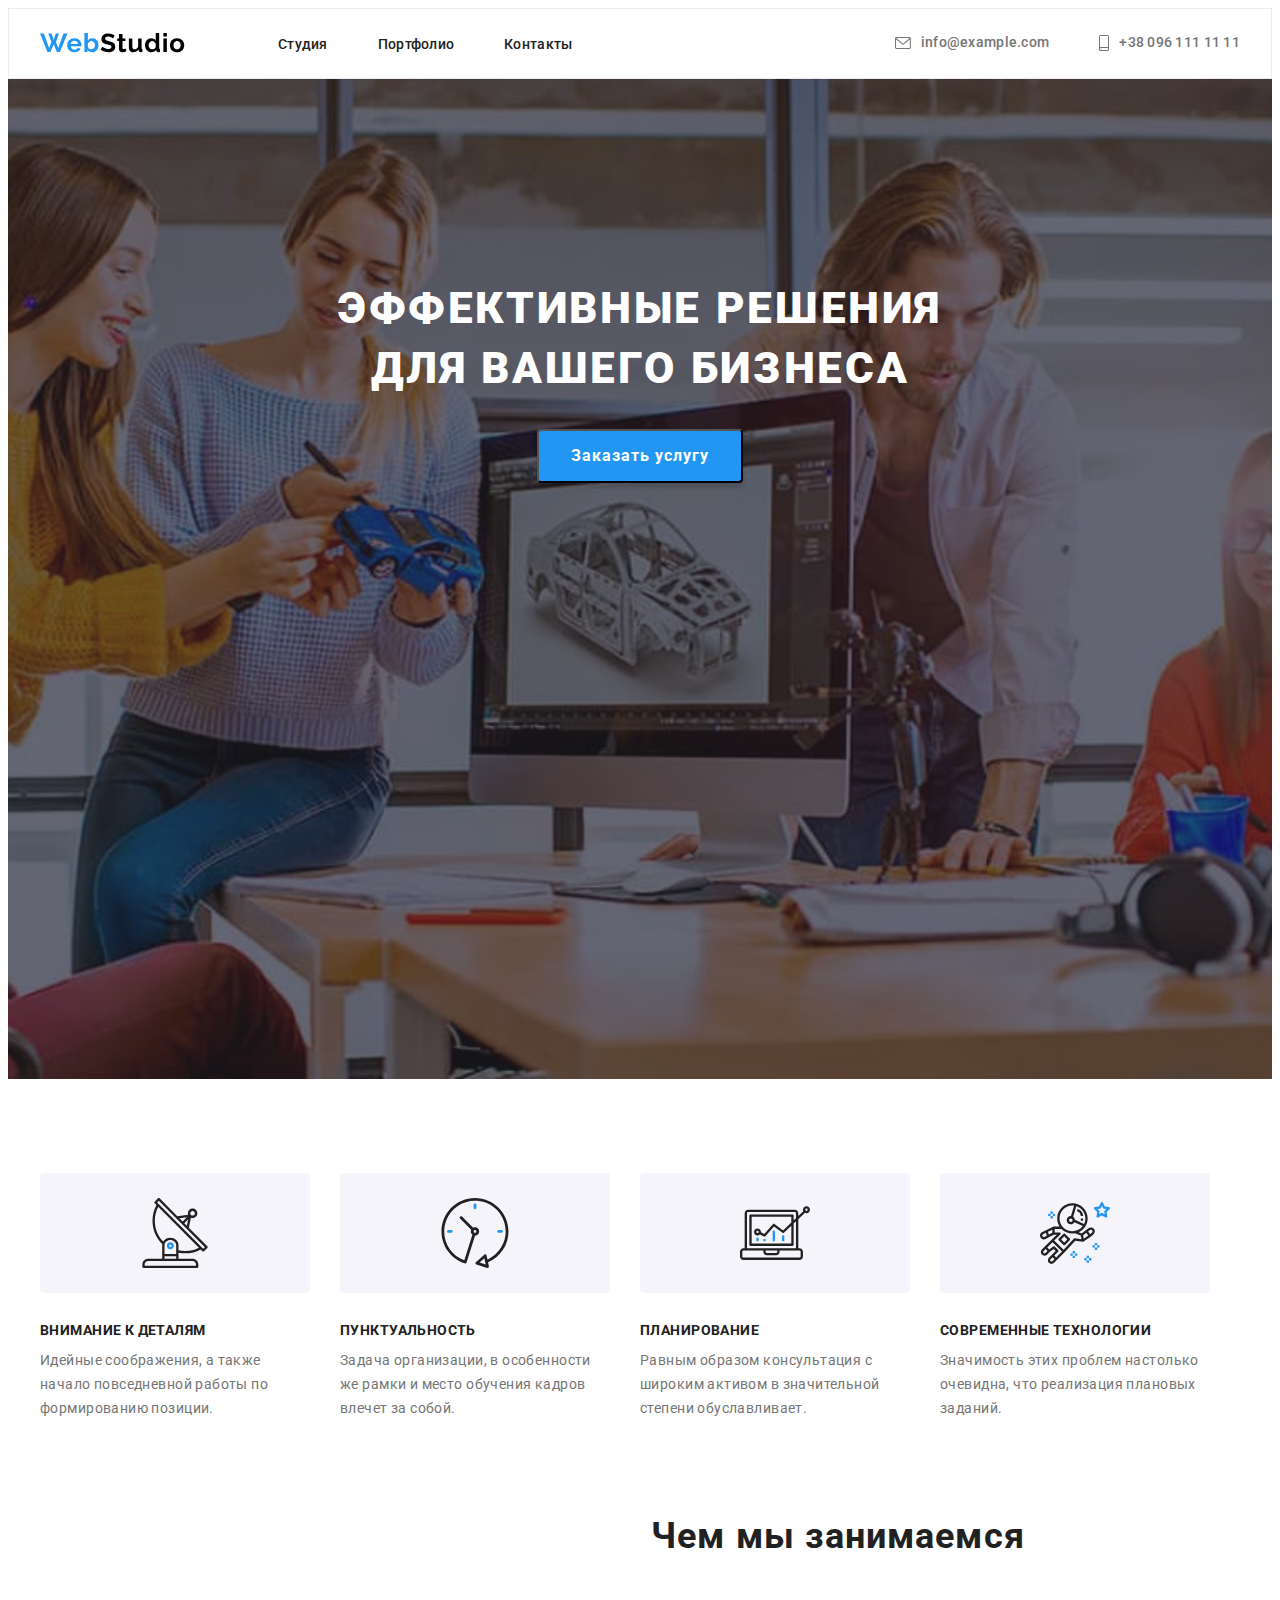
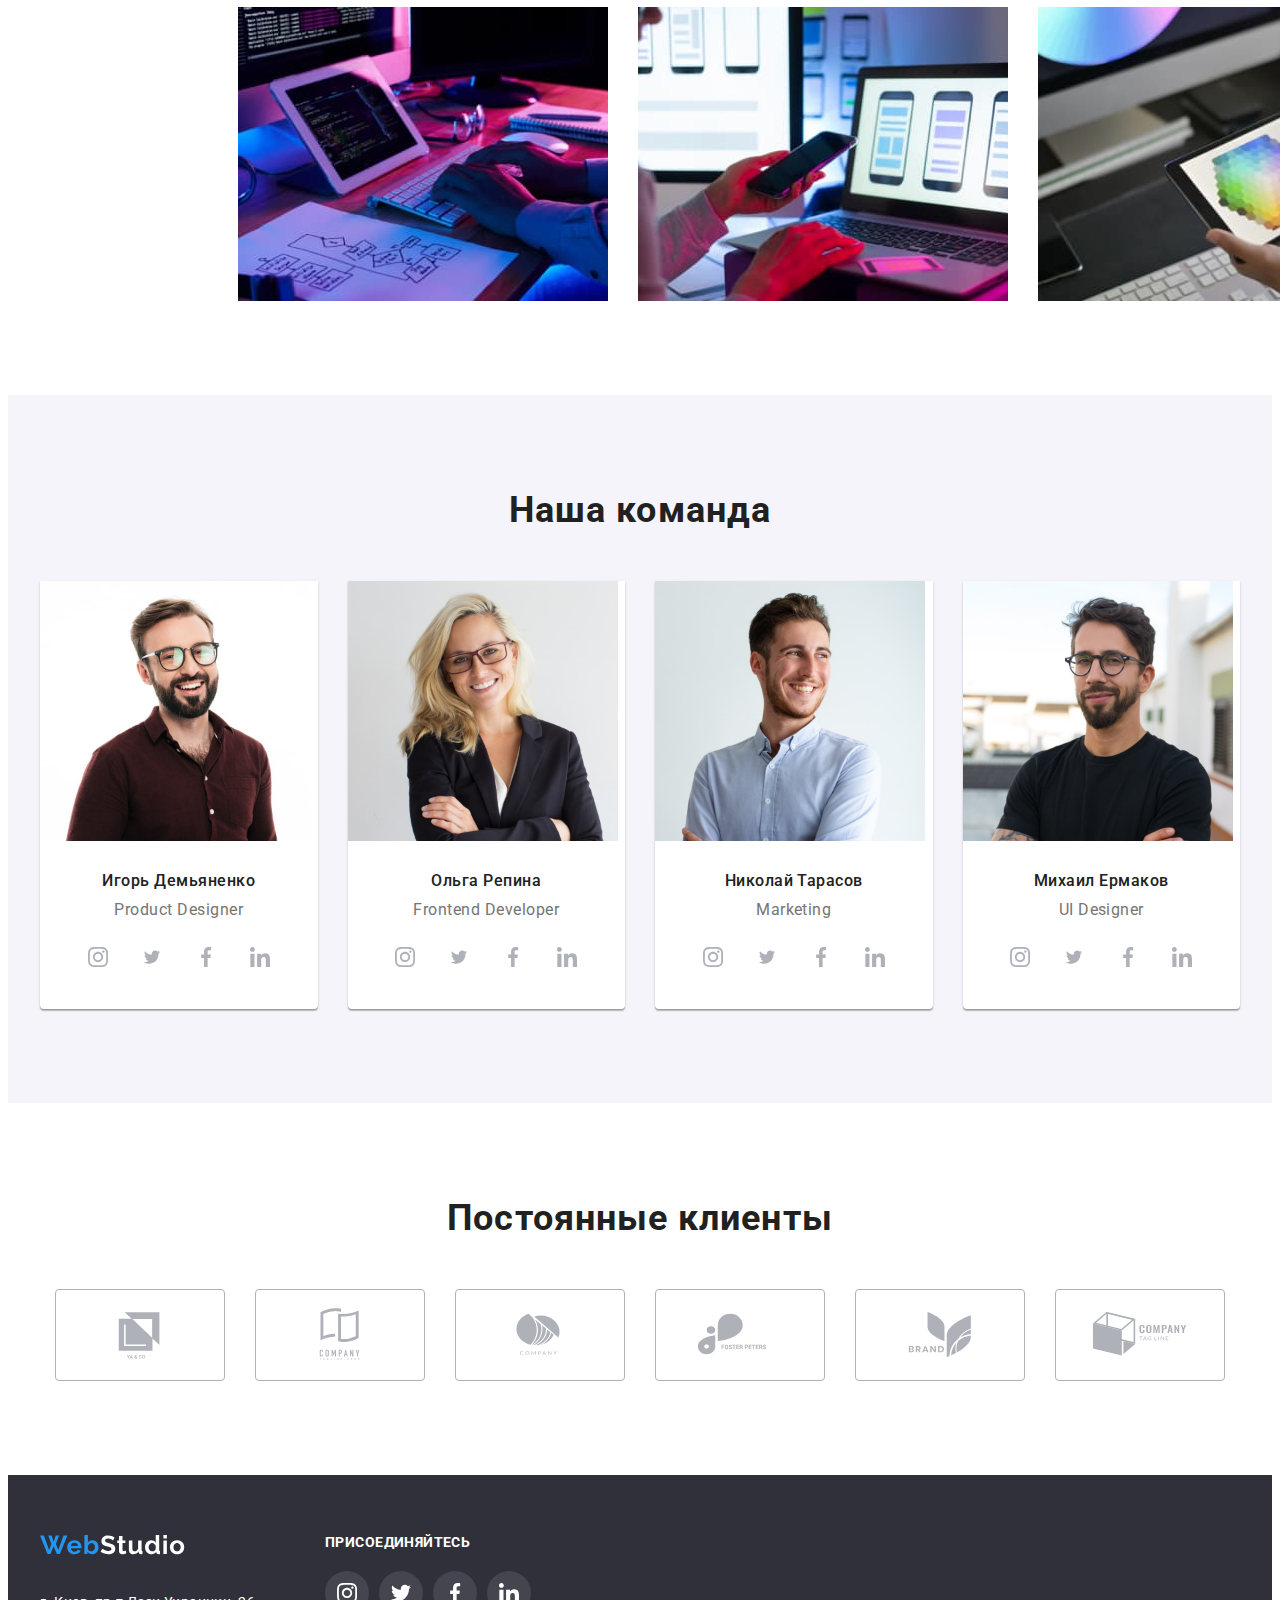
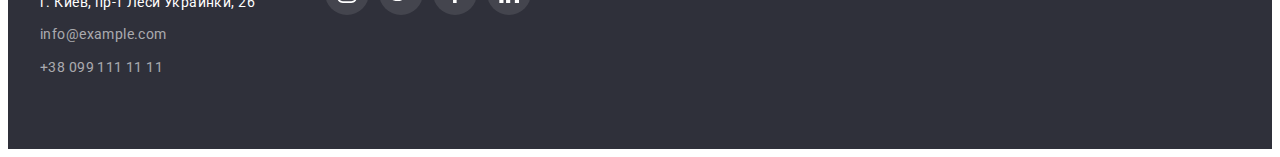
<file: index.html>
<!DOCTYPE html>
<html lang="ru">
<head>
    <meta charset="UTF-8">
    <meta http-equiv="X-UA-Compatible" content="IE=edge">
    <meta name="viewport" content="width=device-width, initial-scale=1.0">
    <title>WebStudio</title>
    <link rel="preconnect" href="https://fonts.googleapis.com">
    <link rel="preconnect" href="https://fonts.gstatic.com" crossorigin>
    <link href="https://fonts.googleapis.com/css2?family=Raleway:wght@700&family=Roboto:wght@400;500;700;900&display=swap"
        rel="stylesheet">
    <link rel="preconnect" href="https://fonts.googleapis.com">
    <link rel="preconnect" href="https://fonts.gstatic.com" crossorigin>
    <link href="https://fonts.googleapis.com/css2?family=Raleway:wght@700&family=Roboto:wght@400;500;700;900&display=swap" rel="stylesheet">
    <link rel="stylesheet" href="https://cdnjs.cloudflare.com/ajax/libs/modern-normalize/1.1.0/modern-normalize.min.css"
        integrity="sha512-wpPYUAdjBVSE4KJnH1VR1HeZfpl1ub8YT/NKx4PuQ5NmX2tKuGu6U/JRp5y+Y8XG2tV+wKQpNHVUX03MfMFn9Q=="
        crossorigin="anonymous" referrerpolicy="no-referrer" />
    <link rel="stylesheet" href="./css/styles.css"
</head>
<body>
    <header class="header">
        <div class="container header-container">
            <a class="header-logo link" href=""><img src="./images/webstudio.svg" alt="Лого сайта"></a>
            <nav class="header-nav">
                <ul class="list header-list">
                    <li class="header-item"><a class="link header-link"href="./index.html">Студия</a></li>
                    <li class="header-item"><a class="link header-link"href="./portfolio.html">Портфолио</a></li>
                    <li class="header-item"><a class="link header-link"href="">Контакты</a></li>
                </ul>
            </nav>
            <div class="header-connect">
                <a class="link header-email" href="info@example.com"><svg class="header-icon" width="16" height="12">
                    <use href="./images/icons.svg#icon-envelope"></use>
                </svg>info@example.com</a>
                <a href="tel:+380961111111" class="link header-tel"><svg class="header-icon" width="10" height="16">
                    <use href="./images/icons.svg#icon-smartphone"></use>
                </svg>+38 096 111 11 11</a>
            </div>
        </div>
    </header>
    <main>
        <section class="hero">
            <div class="container">
                <h1 class="hero-title">Эффективные решения для вашего бизнеса</h1>
                <button type="button" class="hero-btn">Заказать услугу</button>
            </div>  
        </section>
        <section class="feature">
            <div class="container">
                <ul class="list feature-list">
                    <li class="feature-item">
                        <a href="" class="feature-link">
                            <svg class="feature-icon" width="70" height="70">
                                <use href="./images/icons.svg#icon-antenna"></use>
                            </svg>
                        </a>
                        <h3 class="feature-title">Внимание к деталям</h3>
                        <p class="feature-text">Идейные соображения, а также начало повседневной работы по формированию позиции.</p>
                    </li>
                    <li class="feature-item">
                        <a href="" class="feature-link">
                            <svg class="feature-icon" width="70" height="70">
                                <use href="./images/icons.svg#icon-clock"></use>
                            </svg>
                        </a>
                        <h3 class="feature-title">Пунктуальность</h3>
                        <p class="feature-text">Задача организации, в особенности же рамки и место обучения кадров влечет за собой.</p>
                    </li>
                    <li class="feature-item">
                        <a href="" class="feature-link">
                            <svg class="feature-icon" width="70" height="70">
                                <use href="./images/icons.svg#icon-diagram"></use>
                            </svg>
                        </a>
                        <h3 class="feature-title">Планирование</h3>
                        <p class="feature-text">Равным образом консультация с широким активом в значительной степени обуславливает.</p>
                    </li>
                    <li class="feature-item">
                        <a href="" class="feature-link">
                            <svg class="feature-icon" width="70" height="70">
                                <use href="./images/icons.svg#icon-astronaut"></use>
                            </svg>
                        </a>
                        <h3 class="feature-title">Современные технологии</h3>
                        <p class="feature-text">Значимость этих проблем настолько очевидна, что реализация плановых заданий.</p>
                    </li>
                </ul>
            </div>
        </section>
        <section class="about">
            <div class="container">
                <h2 class="about-title">Чем мы занимаемся</h2>
                <ul class="list about-list">
                    <li class="about-item">
                        <img src="./images/img-1.jpg" 
                        alt="печатает на клавиатуре"
                        width="370"
                        height="294"
                        >
                    </li>
                    <li class="about-item">
                        <img src="./images/img-2.jpg" 
                        alt="держит в руке телефон"
                        width="370"
                        height="294"
                        >
                    </li>
                    <li class="about-item">
                        <img src="./images/img-3.jpg" 
                        alt="рисует на планшете"
                        width="370"
                        height="294"
                        >
                    </li>
                </ul>
            </div>
        </section>
        <section class="team">
            <div class="container">
                <h2 class="team-title">Наша команда</h2>
                <ul class="list team-list">
                    <li class="team-item">
                        <img 
                            src="./images/worker1.jpg" 
                            alt="сотрудник"
                            width="270"
                            height="260"
                        >
                        <div class="team-item-content">
                            <h3 class="team-img-title">Игорь Демьяненко</h3>
                            <p class="team-img-text">Product Designer</p>
                            <ul class="team-social-list list">
                                <li class="team-social-item">
                                    <a href="" class="team-social-link">
                                        <svg class="team-social-icon" width="20" height="20">
                                            <use href="./images/icons.svg#icon-instagram"></use>
                                        </svg>
                                    </a>
                                </li>
                                <li class="team-social-item">
                                    <a href="" class="team-social-link">
                                        <svg class="team-social-icon" width="20" height="16.25">
                                            <use href="./images/icons.svg#icon-twitter"></use>
                                        </svg>
                                    </a>
                                </li>
                                <li class="team-social-item">
                                    <a href="" class="team-social-link">
                                        <svg class="team-social-icon" width="20" height="20">
                                            <use href="./images/icons.svg#icon-facebook"></use>
                                        </svg>
                                    </a>
                                </li>
                                <li class="team-social-item">
                                    <a href="" class="team-social-link">
                                        <svg class="team-social-icon" width="20" height="20">
                                            <use href="./images/icons.svg#icon-linkedin"></use>
                                        </svg>
                                    </a>
                                </li>
                            </ul>
                        </div>
                    </li>
                    <li class="team-item">
                        <img 
                            src="./images/worker2.jpg" 
                            alt="сотрудник"
                            width="270"
                            height="260"
                        >
                        <div class="team-item-content">
                            <h3 class="team-img-title">Ольга Репина</h3>
                            <p lang="en" class="team-img-text">Frontend Developer</p>
                            <ul class="team-social-list list">
                            <li class="team-social-item">
                                <a href="" class="team-social-link">
                                    <svg class="team-social-icon" width="20" height="20">
                                        <use href="./images/icons.svg#icon-instagram"></use>
                                    </svg>
                                </a>
                            </li>
                            <li class="team-social-item">
                                <a href="" class="team-social-link">
                                    <svg class="team-social-icon" width="20" height="16.25">
                                        <use href="./images/icons.svg#icon-twitter"></use>
                                    </svg>
                                </a>
                            </li>
                            <li class="team-social-item">
                                <a href="" class="team-social-link">
                                    <svg class="team-social-icon" width="20" height="20">
                                        <use href="./images/icons.svg#icon-facebook"></use>
                                    </svg>
                                </a>
                            </li>
                            <li class="team-social-item">
                                <a href="" class="team-social-link">
                                    <svg class="team-social-icon" width="20" height="20">
                                        <use href="./images/icons.svg#icon-linkedin"></use>
                                    </svg>
                                </a>
                            </li>
                            </ul>
                        </div>
                    </li>
                    <li class="team-item">
                        <img 
                            src="./images/worker3.jpg" 
                            alt="сотрудник"
                            width="270"
                            height="260"
                        >
                        <div class="team-item-content">
                            <h3 class="team-img-title">Николай Тарасов</h3>
                            <p lang="en" class="team-img-text">Marketing</p>
                            <ul class="team-social-list list">
                                <li class="team-social-item">
                                    <a href="" class="team-social-link">
                                        <svg class="team-social-icon" width="20" height="20">
                                            <use href="./images/icons.svg#icon-instagram"></use>
                                        </svg>
                                    </a>
                                </li>
                                <li class="team-social-item">
                                    <a href="" class="team-social-link">
                                        <svg class="team-social-icon" width="20" height="16.25">
                                            <use href="./images/icons.svg#icon-twitter"></use>
                                        </svg>
                                    </a>
                                </li>
                                <li class="team-social-item">
                                    <a href="" class="team-social-link">
                                        <svg class="team-social-icon" width="20" height="20">
                                            <use href="./images/icons.svg#icon-facebook"></use>
                                        </svg>
                                    </a>
                                </li>
                                <li class="team-social-item">
                                    <a href="" class="team-social-link">
                                        <svg class="team-social-icon" width="20" height="20">
                                            <use href="./images/icons.svg#icon-linkedin"></use>
                                        </svg>
                                    </a>
                                </li>
                            </ul>
                        </div>
                    </li>
                    <li class="team-item">
                        <img 
                            src="./images/worker4.jpg" 
                            alt="сотрудник"
                            width="270"
                            height="260"
                        >
                        <div class="team-item-content">
                            <h3 class="team-img-title">Михаил Ермаков</h3>
                            <p lang="en" class="team-img-text">UI Designer</p>
                            <ul class="team-social-list list">
                                <li class="team-social-item">
                                    <a href="" class="team-social-link">
                                        <svg class="team-social-icon" width="20" height="20">
                                            <use href="./images/icons.svg#icon-instagram"></use>
                                        </svg>
                                    </a>
                                </li>
                                <li class="team-social-item">
                                    <a href="" class="team-social-link">
                                        <svg class="team-social-icon" width="20" height="16.25">
                                            <use href="./images/icons.svg#icon-twitter"></use>
                                        </svg>
                                    </a>
                                </li>
                                <li class="team-social-item">
                                    <a href="" class="team-social-link">
                                        <svg class="team-social-icon" width="20" height="20">
                                            <use href="./images/icons.svg#icon-facebook"></use>
                                        </svg>
                                    </a>
                                </li>
                                <li class="team-social-item">
                                    <a href="" class="team-social-link">
                                        <svg class="team-social-icon" width="20" height="20">
                                            <use href="./images/icons.svg#icon-linkedin"></use>
                                        </svg>
                                    </a>
                                </li>
                            </ul>
                        </div>
                    </li>
                </ul>
            </div>
        </section>
        <section class="clients">
            <div class="container">
                <h2 class="clients-title">Постоянные клиенты</h2>
                <ul class="list clients-list">
                    <li class="clients-item">
                        <a href="" class="clients-link">
                            <svg class="clients-icon" width="106" height="60">
                                <use href="./images/icons.svg#icon-logo-1"></use>
                            </svg>
                        </a>
                    </li>
                    <li class="clients-item">
                        <a href="" class="clients-link">
                            <svg class="clients-icon" width="106" height="60">
                                <use href="./images/icons.svg#icon-logo-2"></use>
                            </svg>
                        </a>
                    </li>
                    <li class="clients-item">
                        <a href="" class="clients-link">
                            <svg class="clients-icon" width="106" height="60">
                                <use href="./images/icons.svg#icon-logo-3"></use>
                            </svg>
                        </a>
                    </li>
                    <li class="clients-item">
                        <a href="" class="clients-link">
                            <svg class="clients-icon" width="106" height="60">
                                <use href="./images/icons.svg#icon-logo-4"></use>
                            </svg>
                        </a>
                    </li>
                    <li class="clients-item">
                        <a href="" class="clients-link">
                            <svg class="clients-icon" width="106" height="60">
                                <use href="./images/icons.svg#icon-logo-5"></use>
                            </svg>
                        </a>
                    </li>
                    <li class="clients-item">
                        <a href="" class="clients-link">
                            <svg class="clients-icon" width="106" height="60">
                                <use href="./images/icons.svg#icon-logo-6"></use>
                            </svg>
                        </a>
                    </li>
                </ul>
            </div>
        </section>
    </main>
    <footer class="footer">
        <div class="container contact-container">
            <div class="footer-contact">
                <a class="link footer-link" href="WebStudio"><img src="./images/WebStudio2.svg" alt="Лого сайта"></a>
                <address>
                    <ul class="list footer-list">
                        <li class="footer-item">
                            <a class="link footer-maps" href="https://goo.gl/maps/q4amvDtHL6uWrHvPA" target="_blank" rel="noopener noreferrer">г. Киев, пр-т Леси Украинки, 26</a>
                        </li>
                        <li class="footer-item">
                            <a class="link footer-email" href="info@example.com">info@example.com</a>
                        </li>
                        <li class="footer-item">
                            <a class="link footer-tel" href="tel:+380991111111">+38 099 111 11 11</a>
                        </li>
                    </ul>
                </address>
            </div>
            <div class="footer-social">
                <h3 class="footer-social-title">присоединяйтесь</h3>
                <ul class="list footer-social-list">
                    <li class="footer-social-item">
                        <a href="" class="footer-social-link">
                            <svg class="footer-social-icon" width="20" height="20">
                                <use href="./images/icons.svg#icon-instagram"></use>
                            </svg>
                        </a>
                    </li>
                    <li class="footer-social-item">
                        <a href="" class="footer-social-link">
                            <svg class="footer-social-icon" width="20" height="20">
                                <use href="./images/icons.svg#icon-twitter"></use>
                            </svg>
                        </a>
                    </li>
                    <li class="footer-social-item">
                        <a href="" class="footer-social-link">
                            <svg class="footer-social-icon" width="20" height="20">
                                <use href="./images/icons.svg#icon-facebook"></use>
                            </svg>
                        </a>
                    </li>
                    <li class="footer-social-item">
                        <a href="" class="footer-social-link">
                            <svg class="footer-social-icon" width="20" height="20">
                                <use href="./images/icons.svg#icon-linkedin"></use>
                            </svg>
                        </a>
                    </li>
                </ul>
            </div>
        </div>
    </footer>
</body>
</html>
</file>
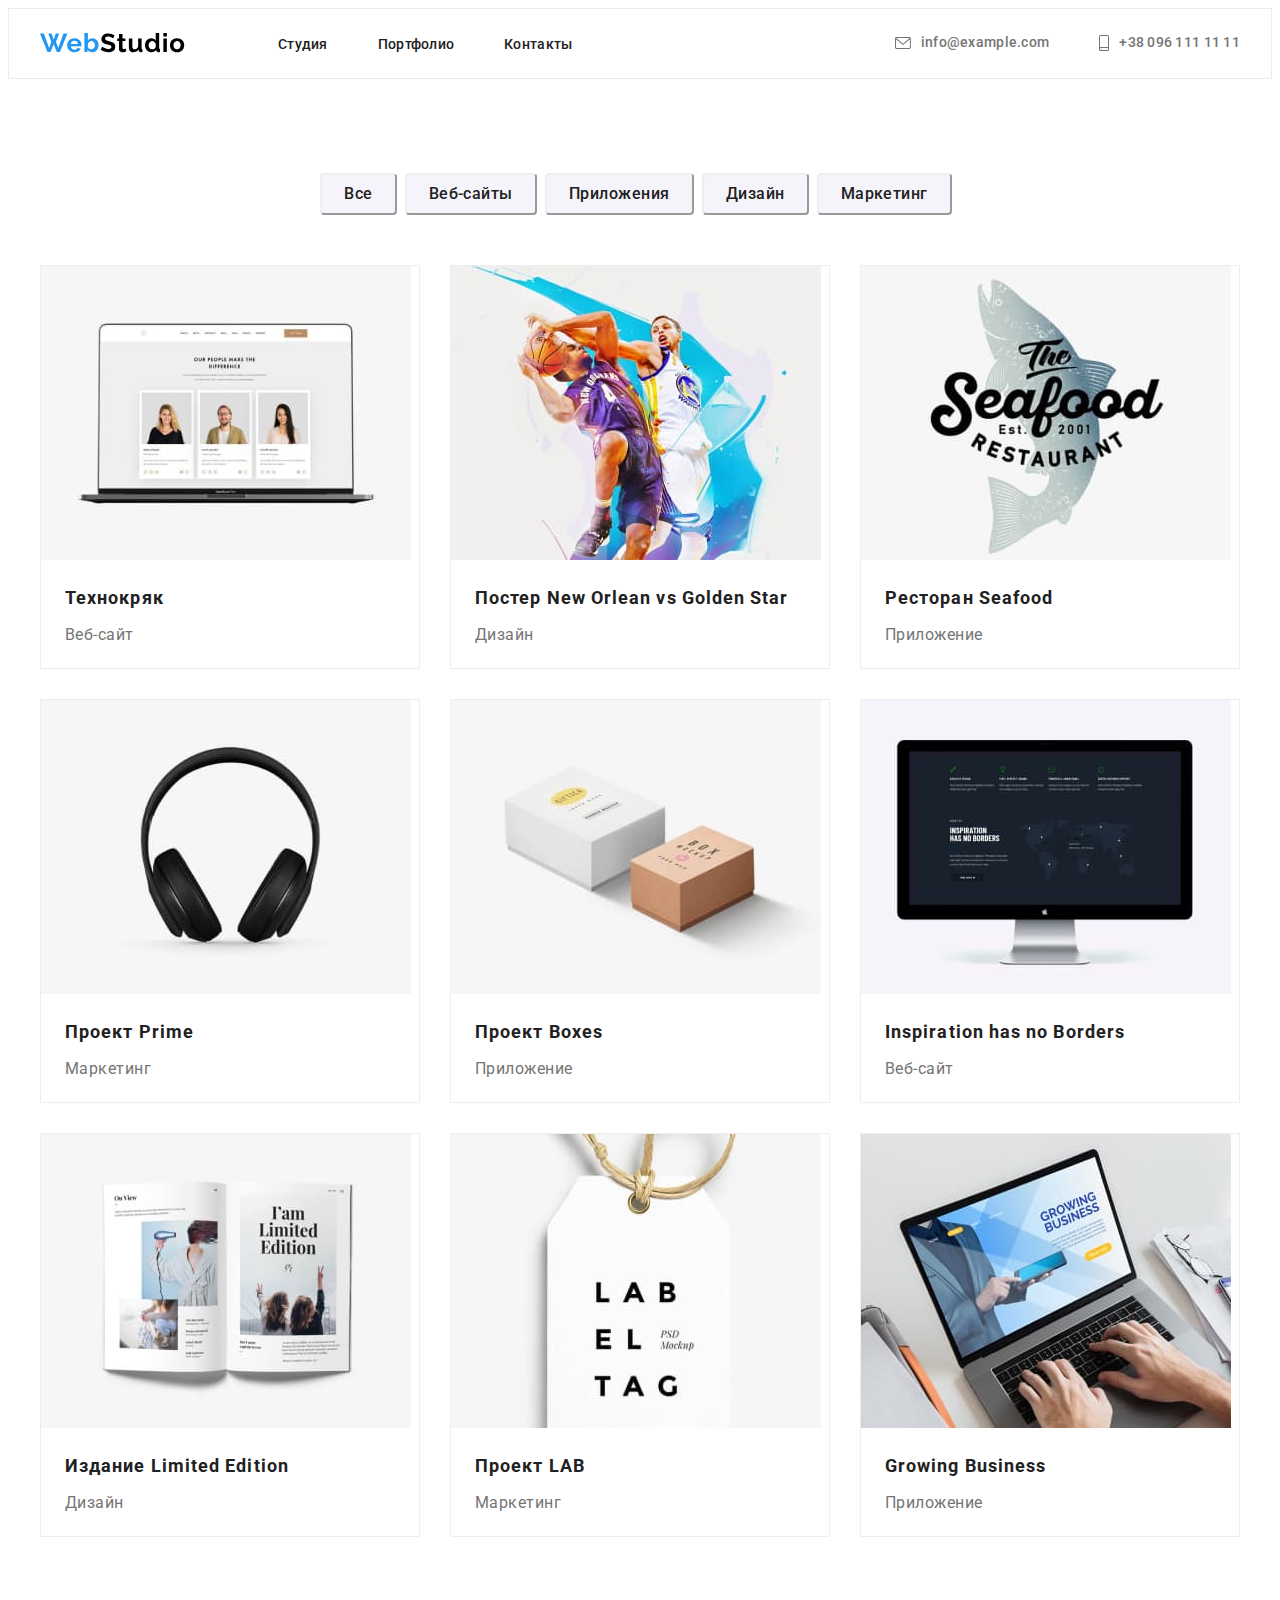
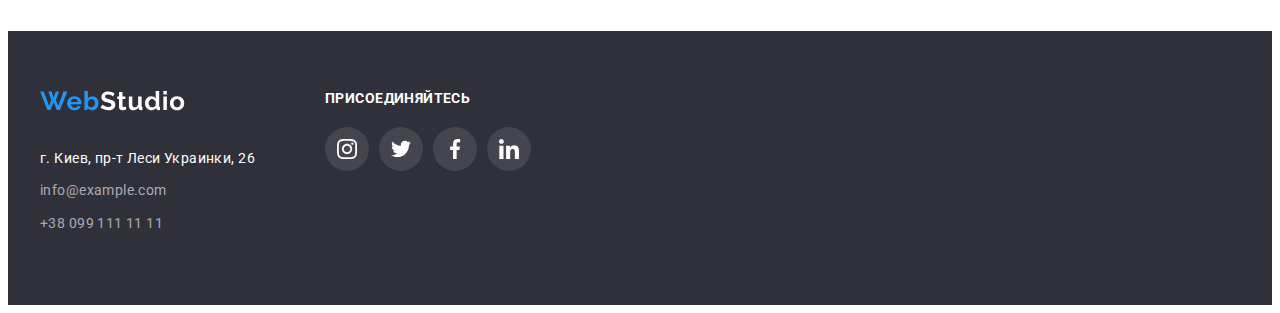
<file: portfolio.html>
<!DOCTYPE html>
<html lang="ru">
<head>
    <meta charset="UTF-8">
    <meta http-equiv="X-UA-Compatible" content="IE=edge">
    <meta name="viewport" content="width=device-width, initial-scale=1.0">
    <title>WebStudio</title>
    
    <link rel="preconnect" href="https://fonts.googleapis.com">
    <link rel="preconnect" href="https://fonts.gstatic.com" crossorigin>
    <link href="https://fonts.googleapis.com/css2?family=Raleway:wght@700&family=Roboto:wght@400;500;700;900&display=swap"
        rel="stylesheet">
    <link rel="preconnect" href="https://fonts.googleapis.com">
    <link rel="preconnect" href="https://fonts.gstatic.com" crossorigin>
    <link href="https://fonts.googleapis.com/css2?family=Raleway:wght@700&family=Roboto:wght@400;500;700;900&display=swap" rel="stylesheet">
    <link rel="stylesheet" href="https://cdnjs.cloudflare.com/ajax/libs/modern-normalize/1.1.0/modern-normalize.min.css"
        integrity="sha512-wpPYUAdjBVSE4KJnH1VR1HeZfpl1ub8YT/NKx4PuQ5NmX2tKuGu6U/JRp5y+Y8XG2tV+wKQpNHVUX03MfMFn9Q=="
        crossorigin="anonymous" referrerpolicy="no-referrer" />
    <link rel="stylesheet" href="./css/styles.css">
</head>
<body>
    <header class="header">
        <div class="container header-container">
            <a class="header-logo link" href=""><img src="./images/webstudio.svg" alt="Лого сайта"></a>
            <nav class="header-nav">
                <ul class="list header-list">
                    <li class="header-item"><a class="link header-link"href="./index.html">Студия</a></li>
                    <li class="header-item"><a class="link header-link"href="./portfolio.html">Портфолио</a></li>
                    <li class="header-item"><a class="link header-link"href="">Контакты</a></li>
                </ul>
            </nav>
            <div class="header-connect">
                <a class="link header-email" href="info@example.com"><svg class="header-icon" width="16" height="12">
                        <use href="./images/icons.svg#icon-envelope"></use>
                    </svg>info@example.com</a>
                <a href="tel:+380961111111" class="link header-tel"><svg class="header-icon" width="10" height="16">
                        <use href="./images/icons.svg#icon-smartphone"></use>
                    </svg>+38 096 111 11 11</a>
            </div>
        </div>
    </header>
    <main>
        <Section class="portfolio">
            <div class="container nav-container">
                <h2 class="visually-hidden">Навигация</h2>
                <ul class="list nav-list">
                    <li class="nav-item"> <button type="button" class="nav-btn">Все</button></li>
                    <li class="nav-item"> <button type="button" class="nav-btn">Веб-сайты</button></li>
                    <li class="nav-item"> <button type="button" class="nav-btn">Приложения</button></li>
                    <li class="nav-item"> <button type="button" class="nav-btn">Дизайн</button></li>
                    <li class="nav-item"> <button type="button" class="nav-btn">Маркетинг</button></li>
                </ul>
            </div>
            <div class="container">
                <h2 class="visually-hidden">Портфолио</h2>
                <ul class="list portfolio-list">
                    <li class="portfolio-item">
                        <img src="./images/portfolio1.jpg" alt="экран ноутбука" width="370" height="294">
                        <div class="portfolio-item-text">
                            <h3 class="portfolio-img-title">Технокряк</h3>
                            <p class="portfolio-img-text">Веб-сайт</p>
                        </div>
        
                    </li>
                    <li class="portfolio-item">
                        <img src="./images/portfolio2.jpg" alt="два баскетболиста" width="370" height="294">
                        <div class="portfolio-item-text">
                            <h3 class="portfolio-img-title">Постер New Orlean vs Golden Star</h3>
                            <p class="portfolio-img-text">Дизайн</p>
                        </div>
                    </li>
                    <li class="portfolio-item">
                        <img src="./images/portfolio3.jpg" alt="логотип ресторана" width="370" height="294">
                        <div class="portfolio-item-text">
                            <h3 class="portfolio-img-title">Ресторан Seafood</h3>
                            <p class="portfolio-img-text">Приложение</p>
                        </div>
                    </li>
                    <li class="portfolio-item">
                        <img src="./images/portfolio4.jpg" alt="наушники" width="370" height="294">
                        <div class="portfolio-item-text">
                            <h3 class="portfolio-img-title">Проект Prime</h3>
                            <p class="portfolio-img-text">Маркетинг</p>
                        </div>
                    </li>
                    <li class="portfolio-item">
                        <img src="./images/portfolio5.jpg" alt="две кробки" width="370" height="294">
                        <div class="portfolio-item-text">
                            <h3 class="portfolio-img-title">Проект Boxes</h3>
                            <p class="portfolio-img-text">Приложение</p>
                        </div>
                    </li>
                    <li class="portfolio-item">
                        <img src="./images/portfolio6.jpg" alt="монитор" width="370" height="294">
                        <div class="portfolio-item-text">
                            <h3 class="portfolio-img-title">Inspiration has no Borders</h3>
                            <p class="portfolio-img-text">Веб-сайт</p>
                        </div>
                    </li>
                    <li class="portfolio-item">
                        <img src="./images/portfolio7.jpg" alt="открытый разворот журнала" width="370" height="294">
                        <div class="portfolio-item-text">
                            <h3 class="portfolio-img-title">Издание Limited Edition</h3>
                            <p class="portfolio-img-text">Дизайн</p>
                        </div>
                    </li>
                    <li class="portfolio-item">
                        <img src="./images/portfolio8.jpg" alt="бирка" width="370" height="294">
                        <div class="portfolio-item-text">
                            <h3 class="portfolio-img-title">Проект LAB</h3>
                            <p class="portfolio-img-text">Маркетинг</p>
                        </div>
                    </li>
                    <li class="portfolio-item">
                        <img src="./images/portfolio9.jpg" alt="печатает на ноутбуке" width="370" height="294">
                        <div class="portfolio-item-text">
                            <h3 class="portfolio-img-title">Growing Business</h3>
                            <p class="portfolio-img-text">Приложение</p>
                        </div>
                    </li>
                </ul>
            </div>
        </section>
    </main>
    <footer class="footer">
        <div class="container contact-container">
            <div class="footer-contact">
                <a class="link footer-link" href="WebStudio"><img src="./images/WebStudio2.svg" alt="Лого сайта"></a>
                <address>
                    <ul class="list footer-list">
                        <li class="footer-item">
                            <a class="link footer-maps" href="https://goo.gl/maps/q4amvDtHL6uWrHvPA" target="_blank"
                                rel="noopener noreferrer">г. Киев, пр-т Леси Украинки, 26</a>
                        </li>
                        <li class="footer-item">
                            <a class="link footer-email" href="info@example.com">info@example.com</a>
                        </li>
                        <li class="footer-item">
                            <a class="link footer-tel" href="tel:+380991111111">+38 099 111 11 11</a>
                        </li>
                    </ul>
                </address>
            </div>
            <div class="footer-social">
                <h3 class="footer-social-title">присоединяйтесь</h3>
                <ul class="list footer-social-list">
                    <li class="footer-social-item">
                        <a href="" class="footer-social-link">
                            <svg class="footer-social-icon" width="20" height="20">
                                <use href="./images/icons.svg#icon-instagram"></use>
                            </svg>
                        </a>
                    </li>
                    <li class="footer-social-item">
                        <a href="" class="footer-social-link">
                            <svg class="footer-social-icon" width="20" height="20">
                                <use href="./images/icons.svg#icon-twitter"></use>
                            </svg>
                        </a>
                    </li>
                    <li class="footer-social-item">
                        <a href="" class="footer-social-link">
                            <svg class="footer-social-icon" width="20" height="20">
                                <use href="./images/icons.svg#icon-facebook"></use>
                            </svg>
                        </a>
                    </li>
                    <li class="footer-social-item">
                        <a href="" class="footer-social-link">
                            <svg class="footer-social-icon" width="20" height="20">
                                <use href="./images/icons.svg#icon-linkedin"></use>
                            </svg>
                        </a>
                    </li>
                </ul>
            </div>
        </div>
    </footer>
    
</body>
</html>
</file>
<file: css/styles.css>
:root {
  --header-color: #212121;
  --first-btn-color: #757575;
  --second-btn-color: #ffffff;
  --first-title-color: #ffffff;
  --second-title-color: #212121;
  --text-color: #757575;
  --accent-color: #2196f3;
}

body {
  font-family: Roboto, sans-serif;
  background-color: var(--first-title-color);
}

p,
h1,
h2,
h3,
h4,
h5,
h6 {
  margin: 0;
}

ul {
  margin: 0;
  padding: 0;
}

button {
  cursor: pointer;
}

img {
  display: block;
}

.list {
  list-style: none;
}

.link {
  text-decoration: none;
}

.visually-hidden {
  position: absolute;
  white-space: nowrap;
  width: 1px;
  height: 1px;
  overflow: hidden;
  border: 0;
  padding: 0;
  clip: rect(0 0 0 0);
  clip-path: inset(50%);
  margin: -1px;
}

.container {
  width: 1200px;
  padding-left: 15px;
  padding-right: 15px;
  margin: 0 auto;
}

/*--------- HEADER  --------------------------*/

.header {
  background-color: #ffffff;
  padding-top: 24px;
  padding-bottom: 25px;
  border: 1px solid #ececec;
}
.header-container {
  display: flex;
  align-items: center;
}

.header-logo {
  margin-right: 93px;
}

.header-item:not(:last-child) {
  margin-right: 50px;
}

.header-list {
  display: flex;
  align-items: center;
}

.header-link {
  font-weight: 500;
  font-size: 14px;
  line-height: 1.14;
  letter-spacing: 0.02em;
  color: var(--header-color);
  max-height: 16px;
  background-size: contain;
}

.header-link:hover,
.header-link:focus {
  color: var(--accent-color);
}

.header-connect {
  margin-left: auto;
  display: flex;
  justify-content: center;
  text-decoration: none;
  align-items: center;
  box-sizing: content-box;
}

.header-email {
  font-weight: 500;
  font-size: 14px;
  line-height: 1.14;
  letter-spacing: 0.02em;
  color: var(--first-btn-color);
  display: flex;
  align-items: center;
  margin-right: 50px;
}

.header-email:hover,
.header-email:focus {
  color: var(--accent-color);
}

.header-tel {
  font-weight: 500;
  font-size: 14px;
  line-height: 1.14;
  letter-spacing: 0.02em;
  color: var(--first-btn-color);
  display: flex;
  text-decoration: none;
  align-items: center;
}
.header-icon {
  margin-right: 10px;
  fill: currentColor;
  box-sizing: border-box;
  /* max-height: 16px; */
}

.header-tel:hover,
.header-tel:focus {
  color: var(--accent-color);
}

/* .header-email::before {
  width: 16px;
  height: 12px;
  content: "";
  margin-right: 10px;
  background-image: url(../images/envelope.svg);
  background-size: contain;
  display: inline-block;
  align-items: center;
  fill: currentColor;
  background-repeat: no-repeat;
  background-position: center;
} */

/* .header-email::before:hover,
.header-email::before:focus {
  fill: currentColor;
} */

/* .header-tel::before {
  content: "";
  width: 10px;
  height: 16px;
  background-image: url(../images/smartphone.svg);
  margin-right: 10px;
  display: inline-block;
  background-position: center;
  background-size: contain;
  background-repeat: no-repeat;
  fill: currentColor;
  box-sizing: border-box;
} */

/* --------------------HERO---------------------- */

.hero {
  max-width: 1600px;
  height: 600px;
  margin-right: auto;
  margin-left: auto;
  padding-top: 200px;
  padding-bottom: 200px;
  text-align: center;
  background-image: linear-gradient(
      rgba(47, 48, 58, 0.4),
      rgba(47, 48, 58, 0.4)
    ),
    url(../images/hero-img.jpg);
  flex-grow: 1;
  background-repeat: no-repeat;
  background-position: center;
  background-size: cover;
}

.hero-title {
  font-weight: 900;
  font-size: 44px;
  line-height: 1.36;
  text-align: center;
  letter-spacing: 0.06em;
  text-transform: uppercase;
  color: var(--first-title-color);
  width: 696px;
  height: 120px;
  top: 280px;
  left: 452px;
  margin: 0 auto;
}

.hero-btn {
  font-family: inherit;
  font-weight: bold;
  font-size: 16px;
  line-height: 1.87;
  display: flex;
  align-items: center;
  text-align: center;
  letter-spacing: 0.06em;
  color: var(--second-btn-color);
  background: var(--accent-color);
  box-shadow: 0px 4px 4px rgba(0, 0, 0, 0.15);
  border-radius: 4px;
  min-width: 200px;
  min-height: 50px;
  margin: 30px auto 0px;
  padding: 10px 32px;
}

/* -----------FEATURE---------------- */

.feature {
  background-color: var(--first-title-color);
  padding-top: 94px;
  padding-bottom: 94px;
}

.feature-list {
  display: flex;
}
.feature-item:not(last child) {
  margin-right: 30px;
}

.feature-link {
  width: 270px;
  height: 120px;
  background: #f5f4fa;
  border-radius: 4px;
  display: flex;
  align-items: center;
  justify-content: center;
  margin-bottom: 30px;
}

.feature-title {
  font-weight: bold;
  font-size: 14px;
  line-height: 1.14;
  letter-spacing: 0.03em;
  text-transform: uppercase;
  color: var(--second-title-color);
  margin-bottom: 10px;
}

.feature-text {
  font-size: 14px;
  line-height: 1.71;
  letter-spacing: 0.03em;
  color: var(--text-color);
}

/* -------------ABOUT------------------ */

.about {
  background-color: var(--first-title-color);
  padding: 0px 215px 94px;
}

.about-list {
  display: flex;
}

.about-title {
  font-weight: bold;
  font-size: 36px;
  line-height: 1.17;
  text-align: center;
  letter-spacing: 0.03em;
  color: var(--second-title-color);
  margin-bottom: 50px;
}

.about-item:not(last child) {
  margin-right: 30px;
}

/* ----------------TEAM----------------- */

.team {
  background: #f5f4fa;
  padding-bottom: 94px;
  padding-bottom: 94px;
}

.team-list {
  display: flex;
  margin-left: -30px;
}

.team-item {
  width: calc(100% / 3 - 30px);
  margin-left: 30px;
  background-color: var(--second-btn-color);
  box-shadow: 0px 1px 3px rgba(0, 0, 0, 0.12), 0px 1px 1px rgba(0, 0, 0, 0.14),
    0px 2px 1px rgba(0, 0, 0, 0.2);
  border-radius: 0px 0px 4px 4px;
}

.team-title {
  font-weight: bold;
  font-size: 36px;
  line-height: 1.17;
  text-align: center;
  letter-spacing: 0.03em;
  color: var(--second-title-color);
  margin-bottom: 50px;
  padding-top: 94px;
}

.team-img-title {
  font-weight: 500;
  font-size: 16px;
  line-height: 1.19;
  text-align: center;
  letter-spacing: 0.03em;
  color: var(--second-title-color);
  margin-bottom: 10px;
}

.team-img-text {
  font-weight: normal;
  font-size: 16px;
  line-height: 19px;
  text-align: center;
  letter-spacing: 0.03em;
  color: var(--text-color);
  margin-bottom: 16px;
}

.team-item-content {
  padding-top: 30px;
  padding-bottom: 30px;
}

.team-social-list {
  display: flex;
  justify-content: center;
}

.team-social-item + .team-social-item {
  margin-left: 10px;
}

.team-social-link {
  width: 44px;
  height: 44px;
  background-color: var(--second-btn-color);
  border-radius: 50%;
  display: flex;
  justify-content: center;
  align-items: center;
  color: #afb1b8;
}

.team-social-link:hover,
.team-social-link:focus {
  background-color: var(--accent-color);
  color: var(--second-btn-color);
}

.team-social-icon {
  fill: currentColor;
}

.clients {
  padding-top: 94px;
  padding-bottom: 94px;
  background-color: #ffffff;
}
.clients-title {
  font-family: Roboto;
  font-style: normal;
  font-weight: bold;
  font-size: 36px;
  line-height: 1.17;
  text-align: center;
  letter-spacing: 0.03em;
  color: #212121;
  margin-bottom: 50px;
}

.clients-list {
  display: flex;
  justify-content: center;
}

.clients-item + .clients-item {
  margin-left: 30px;
}
.clients-link {
  width: 170px;
  height: 92px;
  background-color: var(--second-btn-color);
  display: flex;
  justify-content: center;
  align-items: center;
  border: 1px solid #afb1b8;
  box-sizing: border-box;
  border-radius: 4px;
  color: #afb1b8;
}

.clients-link:hover,
.clients-link:focus {
  color: var(--accent-color);
  border-color: var(--accent-color);
}

.clients-icon {
  fill: currentColor;
}

/* -------------NAV---------------------------- */
/* .nav {
  padding-top: 94px;
  padding-bottom: 50px;
} */
.portfolio {
  padding-top: 94px;
  padding-bottom: 94px;
}

.nav-list {
  display: flex;
  align-items: center;
  flex-direction: row;
  justify-content: center;
  margin-right: auto;
  margin-left: auto;
  margin-bottom: 50px;
}

.nav-btn {
  font-family: Roboto;
  display: flex;
  font-style: normal;
  font-weight: 500;
  font-size: 16px;
  line-height: 1.62;
  align-items: center;
  text-align: center;
  letter-spacing: 0.03em;
  color: var(--header-color);
  background-color: #f5f4fa;
  border-radius: 4px;
  border-color: inherit;
  min-width: 73px;
  min-height: 38px;
  padding: 6px 22px;
  margin-right: 8px;
}

.nav-btn:hover,
.nav-btn:focus {
  background-color: #2196f3;
  color: var(--second-btn-color);
  box-shadow: 0px 3px 1px rgba(0, 0, 0, 0.1), 0px 1px 2px rgba(0, 0, 0, 0.08),
    0px 2px 2px rgba(0, 0, 0, 0.12);
}

.portfolio-list {
  display: flex;
  flex-wrap: wrap;
  flex-direction: row;
  margin-left: -30px;
  margin-bottom: -30px;
}

.portfolio-item {
  width: calc(100% / 3 - 30px);
  height: 404px;
  margin-left: 30px;
  margin-bottom: 30px;
  border: 1px solid #eeeeee;
  background-color: var(--second-btn-color);
  box-sizing: border-box;
}

.portfolio-item:hover,
.portfolio-item:focus {
  box-shadow: 0px 1px 1px rgba(0, 0, 0, 0.12), 0px 4px 4px rgba(0, 0, 0, 0.06),
    1px 4px 6px rgba(0, 0, 0, 0.16);
}

.portfolio-img-title {
  font-family: Roboto;
  font-style: normal;
  font-weight: bold;
  font-size: 18px;
  line-height: 2;
  letter-spacing: 0.06em;
  color: var(--second-title-color);
}

.portfolio-img-text {
  font-family: Roboto;
  font-style: normal;
  font-weight: normal;
  font-size: 16px;
  line-height: 1.87;
  letter-spacing: 0.03em;
  color: #757575;
  margin-top: 4px;
}
.portfolio-item-text {
  padding: 20px 24px;
}

/* ----------FOOTER--------------------- */

.footer {
  background: #2f303a;
  padding-top: 60px;
  padding-bottom: 60px;
  display: flex;
  align-items: flex-start;
}

.contact-container {
  display: flex;
}

.footer-contact {
  margin-right: 70px;
}

.footer-item {
  margin-bottom: 9px;
}

.footer-link {
  display: inline-block;
  font-family: Raleway;
  font-style: normal;
  font-weight: bold;
  font-size: 26px;
  line-height: 1.19;
  letter-spacing: 0.03em;
  color: #2196f3;
  margin-bottom: 20px;
  width: 145px;
  height: 31px;
}

.footer-maps {
  font-family: Roboto;
  font-style: normal;
  font-weight: normal;
  font-size: 14px;
  line-height: 1.74;
  letter-spacing: 0.03em;
  color: var(--second-btn-color);
  margin-bottom: 9px;
}

.footer-email {
  font-family: Roboto;
  font-style: normal;
  font-weight: normal;
  font-size: 14px;
  line-height: 1.71;
  letter-spacing: 0.03em;
  color: rgba(255, 255, 255, 0.6);
  margin-bottom: 9px;
}

.footer-tel {
  font-family: Roboto;
  font-style: normal;
  font-weight: normal;
  font-size: 14px;
  line-height: 1.71;
  letter-spacing: 0.03em;
  color: rgba(255, 255, 255, 0.6);
}

.footer-social {
  width: 206px;
  height: 80px;
}
.footer-social-title {
  font-family: Roboto;
  font-style: normal;
  font-weight: bold;
  font-size: 14px;
  line-height: 1.14;
  letter-spacing: 0.03em;
  text-transform: uppercase;
  color: #ffffff;
  margin-bottom: 20px;
}

.footer-social-link {
  width: 44px;
  height: 44px;
  border-radius: 50%;
  display: flex;
  align-items: center;
  justify-content: center;
  background-color: rgba(255, 255, 255, 0.1);
  color: #ffffff;
}

.footer-social-item + .footer-social-item {
  margin-left: 10px;
}

.footer-social-list {
  display: flex;
  justify-content: flex-start;
}

.footer-social-link:hover,
.footer-social-link:focus {
  background-color: var(--accent-color);
  color: var(--second-btn-color);
}

.footer-social-icon {
  fill: currentColor;
}
</file>
